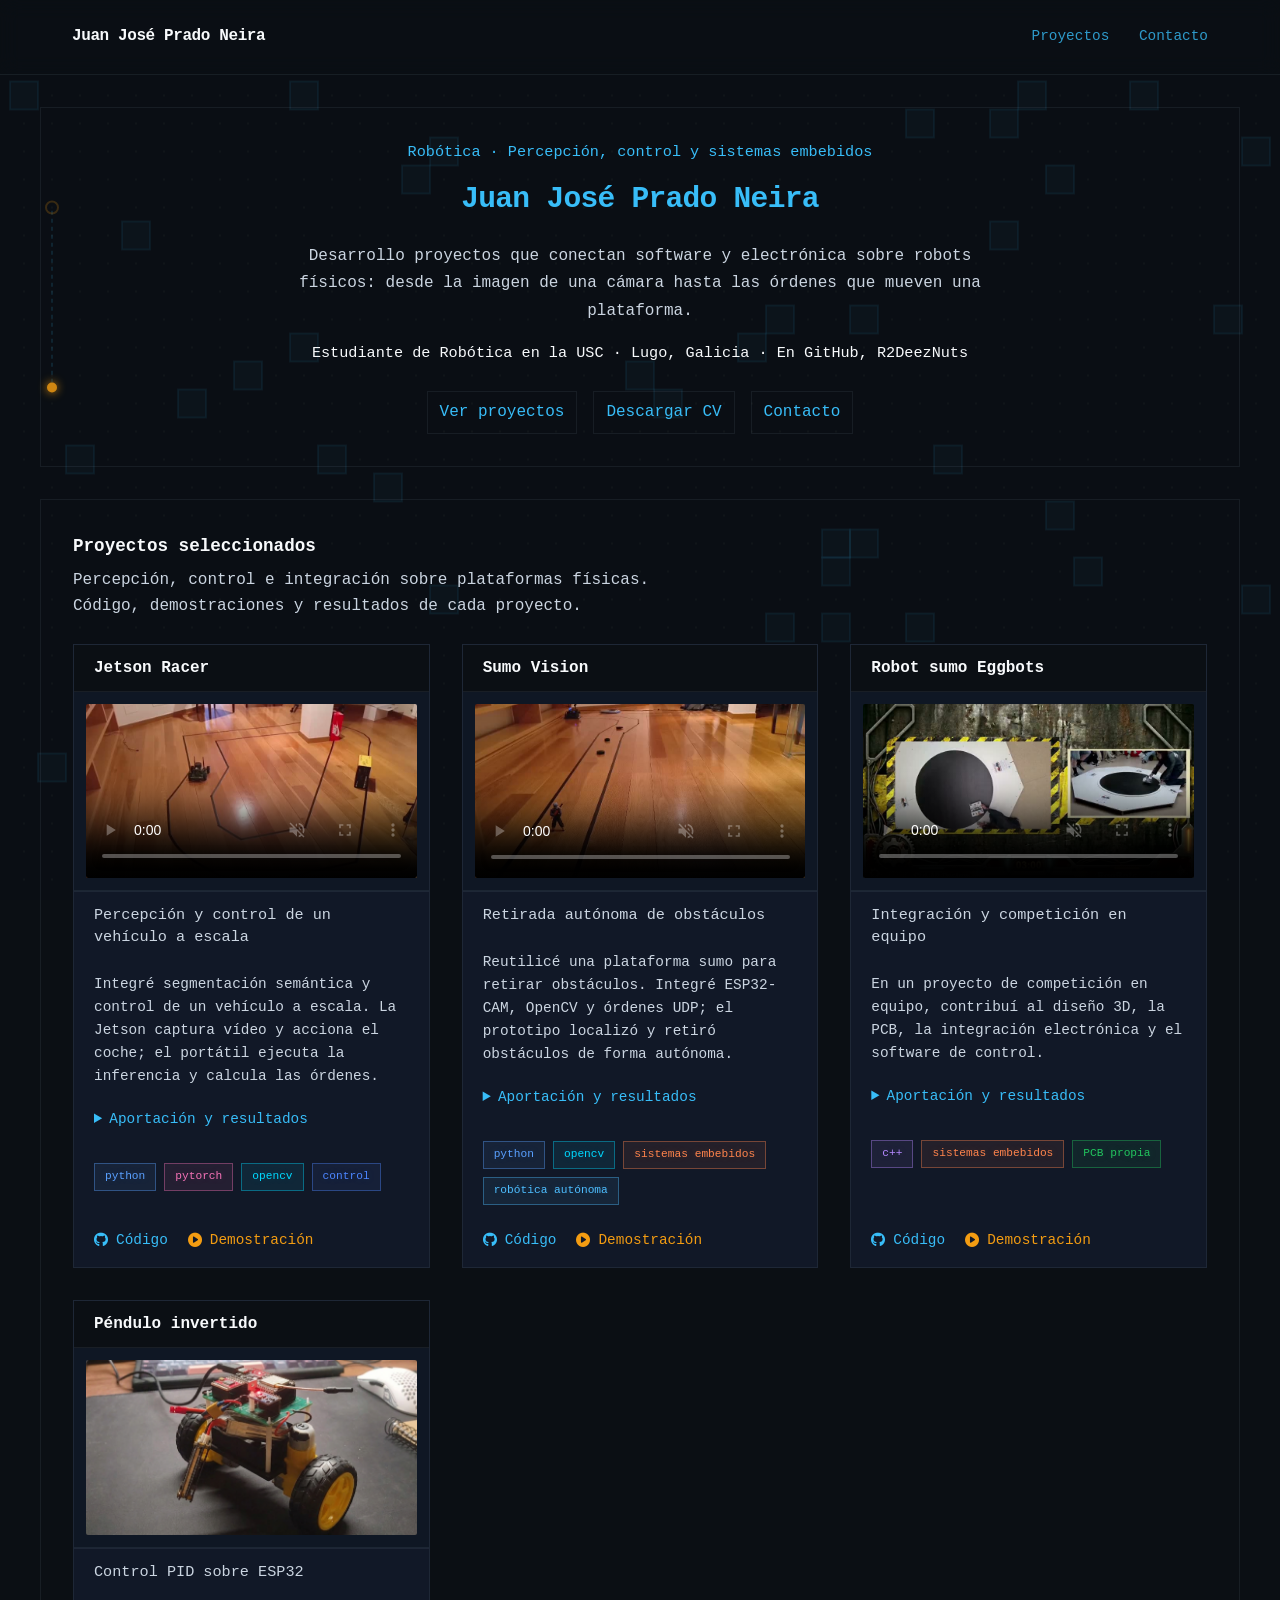
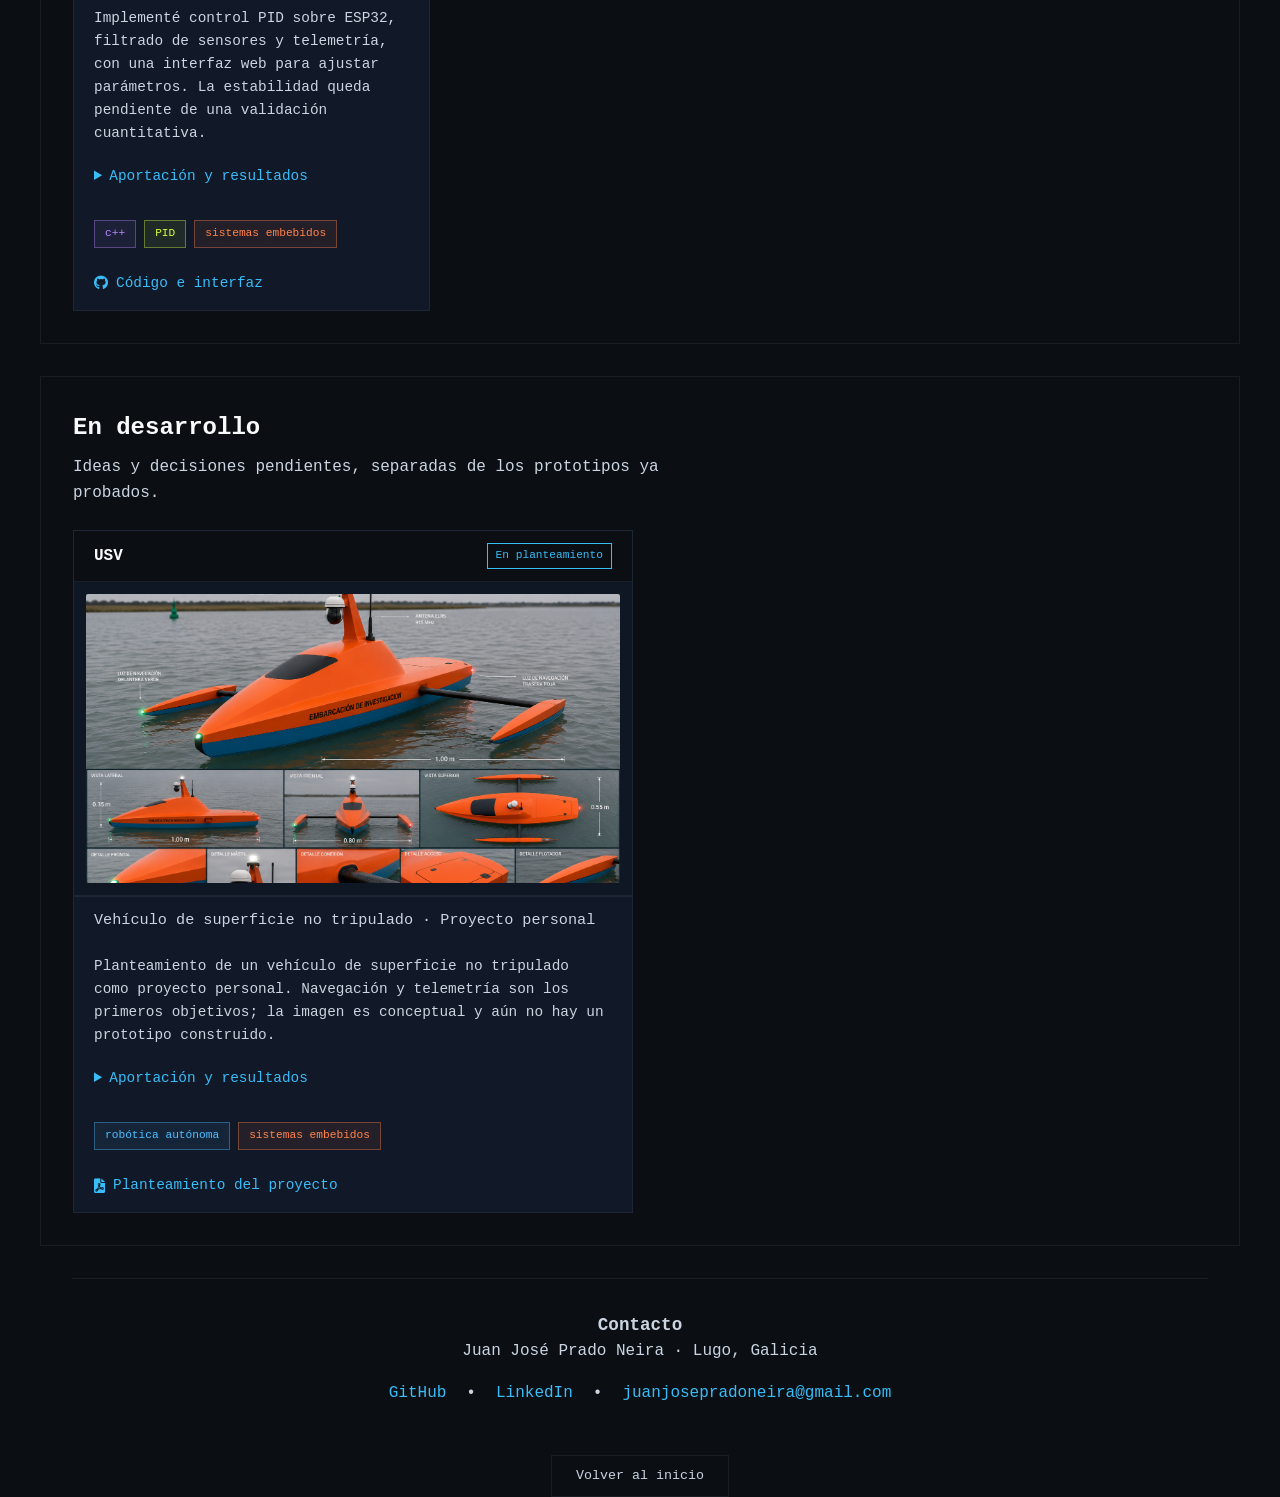
<file: index.html>
<!DOCTYPE html>
<html lang="es">
<head>
    <meta charset="UTF-8">
    <meta name="viewport" content="width=device-width, initial-scale=1.0">
    <meta name="description" content="Portfolio de Juan José Prado Neira: robótica móvil, visión artificial y control.">
    <link rel="canonical" href="https://r2deeznuts.github.io/">
    <meta property="og:type" content="website">
    <meta property="og:title" content="Juan José Prado Neira | Robótica">
    <meta property="og:description" content="Proyectos de Juan José Prado Neira: percepción, control y electrónica integrados en robots físicos.">
    <meta property="og:url" content="https://r2deeznuts.github.io/">
    <meta property="og:image" content="https://r2deeznuts.github.io/img/combate3-poster.jpg">
    <meta name="twitter:card" content="summary_large_image">
    <meta name="twitter:title" content="Juan José Prado Neira | Robótica">
    <meta name="twitter:description" content="Proyectos de Juan José Prado Neira: percepción, control y electrónica integrados en robots físicos.">
    <meta name="twitter:image" content="https://r2deeznuts.github.io/img/combate3-poster.jpg">
    <title>Juan José Prado Neira | Robótica</title>
    <link rel="stylesheet" href="https://cdnjs.cloudflare.com/ajax/libs/font-awesome/6.0.0/css/all.min.css">
    <link rel="stylesheet" href="web.css">
</head>
<body>
    <canvas id="bg-canvas" aria-hidden="true"></canvas>

    <nav>
        <div class="container">
            <span class="logo">Juan José Prado Neira</span>
            <div class="menu">
                <a href="#projects">Proyectos</a>
                <a href="#contact">Contacto</a>
            </div>
        </div>
    </nav>

    <header class="hero container section-panel">
        <p class="eyebrow">Robótica · Percepción, control y sistemas embebidos</p>
        <h1>Juan José Prado Neira</h1>
        <p class="description">Desarrollo proyectos que conectan software y electrónica sobre robots físicos: desde la imagen de una cámara hasta las órdenes que mueven una plataforma.</p>
        <p class="intro-note">Estudiante de Robótica en la USC · Lugo, Galicia · En GitHub, R2DeezNuts</p>
        <div class="hero-links"><a href="#projects">Ver proyectos</a><a href="cv.pdf">Descargar CV</a><a href="#contact">Contacto</a></div>
    </header>

    <main>
        <section class="container section-panel" id="projects" aria-labelledby="projects-title">
            <h2 id="projects-title">Proyectos seleccionados</h2>
            <p class="section-intro">Percepción, control e integración sobre plataformas físicas. Código, demostraciones y resultados de cada proyecto.</p>
            <div class="project-grid" id="project-grid"></div>
        </section>
        <section class="container section-panel" id="in-progress" aria-labelledby="in-progress-title">
            <h2 id="in-progress-title">En desarrollo</h2>
            <p class="section-intro">Ideas y decisiones pendientes, separadas de los prototipos ya probados.</p>
            <div class="project-grid" id="in-progress-grid"></div>
        </section>
    </main>

    <footer class="container" id="contact">
        <hr>
        <h2>Contacto</h2>
        <p>Juan José Prado Neira · Lugo, Galicia</p>
        <div class="social-links">
            <a href="https://github.com/R2DeezNuts" target="_blank" rel="noopener noreferrer">GitHub</a> •
            <a href="https://www.linkedin.com/in/juan-jos%C3%A9-prado-neira-820041252/" target="_blank" rel="noopener noreferrer">LinkedIn</a> •
            <a href="mailto:juanjosepradoneira@gmail.com" class="copy-email" data-copy-email="juanjosepradoneira@gmail.com">juanjosepradoneira@gmail.com</a>
        </div>
        <button id="back-to-top">Volver al inicio</button>
    </footer>

    <div id="toast" class="toast" role="status">Correo copiado</div>

    <script type="module" src="web.js"></script>
</body>
</html>
</file>
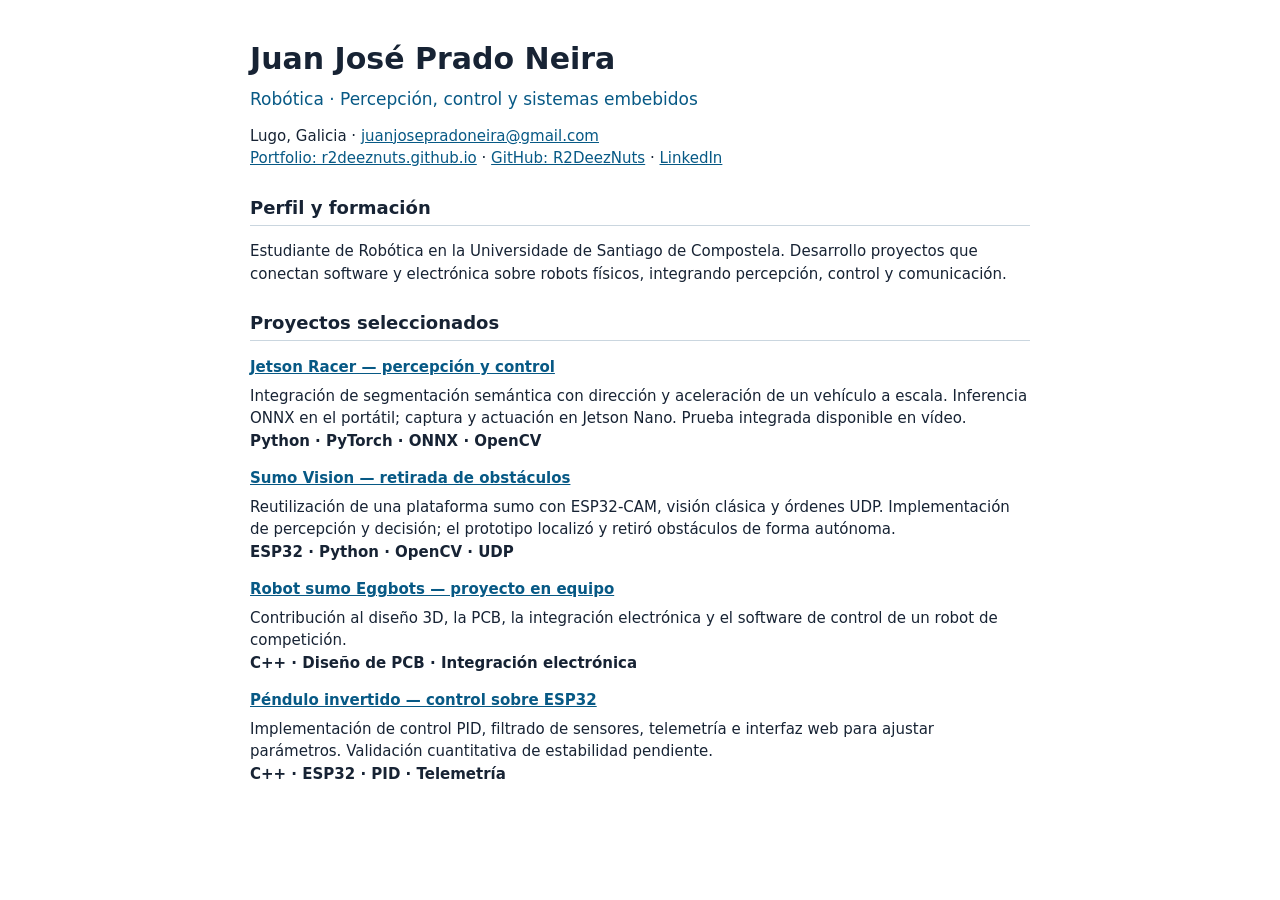
<file: cv.html>
<!doctype html>
<html lang="es">
<head>
<meta charset="utf-8">
<meta name="viewport" content="width=device-width, initial-scale=1">
<title>Juan José Prado Neira — CV</title>
<style>
body { font: 15px/1.5 system-ui, sans-serif; color: #172334; max-width: 780px; margin: 36px auto; padding: 0 24px; }
h1 { font-size: 30px; margin-bottom: 0; }
h2 { font-size: 18px; border-bottom: 1px solid #cad6df; margin-top: 24px; padding-bottom: 4px; }
h3 { font-size: 15px; margin-bottom: 4px; }
p { margin: 6px 0 12px; }
a { color: #075985; }
.role { color: #075985; font-size: 17px; }
@media print { body { margin: 0; padding: 0; font-size: 10pt; } h1 { font-size: 23pt; } h2 { margin-top: 14px; } a { text-decoration: none; } section { break-inside: avoid; } }
</style>
</head>
<body>
<header>
<h1>Juan José Prado Neira</h1>
<p class="role">Robótica · Percepción, control y sistemas embebidos</p>
<p>Lugo, Galicia · <a href="mailto:juanjosepradoneira@gmail.com">juanjosepradoneira@gmail.com</a><br>
<a href="https://r2deeznuts.github.io/">Portfolio: r2deeznuts.github.io</a> · <a href="https://github.com/R2DeezNuts">GitHub: R2DeezNuts</a> · <a href="https://www.linkedin.com/in/juan-jos%C3%A9-prado-neira-820041252/">LinkedIn</a></p>
</header>
<section>
<h2>Perfil y formación</h2>
<p>Estudiante de Robótica en la Universidade de Santiago de Compostela. Desarrollo proyectos que conectan software y electrónica sobre robots físicos, integrando percepción, control y comunicación.</p>
</section>
<section>
<h2>Proyectos seleccionados</h2>
<h3><a href="https://r2deeznuts.github.io/#jetson-racer">Jetson Racer — percepción y control</a></h3>
<p>Integración de segmentación semántica con dirección y aceleración de un vehículo a escala. Inferencia ONNX en el portátil; captura y actuación en Jetson Nano. Prueba integrada disponible en vídeo.<br><strong>Python · PyTorch · ONNX · OpenCV</strong></p>
<h3><a href="https://r2deeznuts.github.io/#sumo-vision">Sumo Vision — retirada de obstáculos</a></h3>
<p>Reutilización de una plataforma sumo con ESP32-CAM, visión clásica y órdenes UDP. Implementación de percepción y decisión; el prototipo localizó y retiró obstáculos de forma autónoma.<br><strong>ESP32 · Python · OpenCV · UDP</strong></p>
<h3><a href="https://r2deeznuts.github.io/#eggbots">Robot sumo Eggbots — proyecto en equipo</a></h3>
<p>Contribución al diseño 3D, la PCB, la integración electrónica y el software de control de un robot de competición.<br><strong>C++ · Diseño de PCB · Integración electrónica</strong></p>
<h3><a href="https://r2deeznuts.github.io/#pendulo-invertido">Péndulo invertido — control sobre ESP32</a></h3>
<p>Implementación de control PID, filtrado de sensores, telemetría e interfaz web para ajustar parámetros. Validación cuantitativa de estabilidad pendiente.<br><strong>C++ · ESP32 · PID · Telemetría</strong></p>
</section>
</body>
</html>
</file>
<file: web.css>
/* --- DYNAMIC BACKGROUND --- */
#bg-canvas {
    position: fixed;
    top: 0;
    left: 0;
    z-index: -1;
    background: #0b0f14;
}

/* --- SHARED VARIABLES --- */
:root {
    --text-color: #f8fafc;
    --accent-color: #38bdf8;
    --wip-color: #f39c12;
    --card-bg: #111827;
    --border-color: rgba(148, 163, 184, 0.1);
    --neon-rgb: 0, 255, 200; /* bright cyan-green neon */
    --header-bg: #0b0f14;
    --content-bg: #0f1724;
    --font-main: ui-monospace, SFMono-Regular, Menlo, Monaco, Consolas, 'Liberation Mono', 'Courier New', monospace;
}

/* --- RESET & BASE --- */
* {
    box-sizing: border-box;
    margin: 0;
    padding: 0;
}

body {
    color: var(--text-color);
    font-family: var(--font-main);
    line-height: 1.6;
    overflow-x: hidden;
    background-color: #0b0f14;
}

.container {
    max-width: 1200px;
    margin: 0 auto;
    padding: 0 clamp(1rem, 4vw, 2rem);
}

/* --- NAVIGATION --- */
nav {
    border-bottom: 1px solid var(--border-color);
    padding: 1.5rem 0;
    background: rgba(11, 15, 20, 0.8);
    backdrop-filter: blur(10px);
    position: sticky;
    top: 0;
    z-index: 100;
}

nav .container {
    display: flex;
    justify-content: space-between;
    align-items: center;
}

.logo {
    font-weight: bold;
    letter-spacing: -0.025em;
}

.menu a {
    margin-left: 20px;
    font-size: 0.9rem;
    opacity: 0.8;
    color: var(--accent-color);
    text-decoration: none;
}

.menu a:hover {
    opacity: 1;
}
.menu a:focus-visible,
.project-links a:focus-visible,
.social-links a:focus-visible,
#back-to-top:focus-visible {
    outline: 2px solid var(--accent-color);
    outline-offset: 4px;
}

/* --- HERO SECTION --- */
.hero {
    padding: 2.5rem 2rem;
    display: flex;
    flex-direction: column;
    align-items: center;
    text-align: center;
}

.hero h1 {
    font-size: clamp(1.4rem, 2.5vw, 1.85rem);
    color: var(--accent-color);
    text-shadow: none;
    margin-bottom: 1.25rem;
    letter-spacing: -0.025em;
}

.description {
    color: #cbd5e1;
    max-width: 600px;
    font-size: 1.1rem;
}

/* --- PROJECT GRID --- */
.project-grid {
    display: grid;
    grid-template-columns: repeat(auto-fit, minmax(min(100%, 320px), 1fr));
    gap: 2rem;
    margin-bottom: 5rem;
}

.project-card {
    scroll-margin-top: 8rem;
    background: var(--card-bg);
    border: 1px solid var(--border-color);
    padding: 0;
    display: flex;
    flex-direction: column;
    overflow: hidden;
    transition: box-shadow 0.18s ease, border-color 0.3s;
}

.project-card:hover {
    /* Brighter neon halo, thinner (near 1/3 of previous) and symmetric */
    transform: none;
    box-shadow: 0 0 0 1px rgba(var(--neon-rgb), 0.32), 0 0 5px rgba(var(--neon-rgb), 0.16);
}

/* Card media (images/videos) */
.project-media {
    width: 100%;
    height: 100%;
    display: block;
    background-color: #000;
    border-radius: 2px;
    object-fit: cover;
    transition: transform 0.22s ease, box-shadow 0.22s ease, border-color 0.22s ease;
}

.project-header {
    margin: 0;
    padding: 0.75rem 1.25rem;
    background: var(--header-bg);
    border-bottom: 1px solid var(--border-color);
}

.project-header h3 {
    font-size: 1rem;
    font-weight: 600;
    line-height: 1.4;
    margin: 0;
    color: var(--text-color);
}

/* MEDIA / CONTENT BACKGROUND (middle tone) */
.video-preview,
.image-preview {
    display: block;
    background: var(--content-bg);
    padding: 0.75rem;
    aspect-ratio: 16 / 9;
    border-bottom: 1px solid var(--border-color);
}

.video-preview {
    overflow: hidden;
    border-radius: 0;
    position: relative;
}

.image-preview {
    overflow: hidden;
}

.video-preview .project-media {
    width: 100%;
    height: 100%;
    display: block;
    border-radius: 2px;
    object-fit: cover;
}

.image-preview .project-image {
    width: 100%;
    height: 100%;
    display: block;
    border-radius: 2px;
    object-fit: cover;
    object-position: center;
}

/* TEXT AREA (lightest tone = current card background) */
.project-subtitle,
.project-card p,
.tech-stack,
.project-links {
    padding: 0.75rem 1.25rem;
    margin: 0;
    background: transparent;
}

.project-subtitle {
    color: #cbd5e1;
    font-size: 0.95rem;
    margin: 0;
    padding: 0.75rem 1.25rem;
    border-top: 1px solid var(--border-color);
    line-height: 1.45;
}

/* Clickable video preview linking to external video */
.video-preview .project-media {
    cursor: pointer;
    border-radius: 2px;
}
/* Hover & focus styles to indicate clickability */
.video-preview:hover .project-media {
    /* Keep the neon halo on the video itself so divider lines stay unchanged. */
    box-shadow: 0 0 0 1px rgba(var(--neon-rgb), 0.36), 0 0 5px rgba(var(--neon-rgb), 0.18);
}
.video-preview:focus-visible {
    outline: 3px solid rgba(56,189,248,0.12);
    outline-offset: 3px;
}

video.project-media {
    object-fit: cover;
}

.project-card p {
    color: #cbd5e1;
    font-size: 0.9rem;
    margin: 0;
    padding: 0.75rem 1.25rem;
}

.tech-stack {
    display: flex;
    flex-wrap: wrap;
    gap: 8px;
    margin: 0;
    padding: 0.75rem 1.25rem;
}

.tech-tag {
    --tag-rgb: 56, 189, 248;
    font-size: 0.7rem;
    padding: 4px 10px;
    background: rgba(var(--tag-rgb), 0.08);
    border: 1px solid rgba(var(--tag-rgb), 0.38);
    color: rgb(var(--tag-rgb));
    box-shadow: none;
    text-shadow: 0 0 8px rgba(var(--tag-rgb), 0.18);
}

/* Project buttons and links */
.project-links {
    margin: 0;
    padding: 0.75rem 1.25rem;
    display: flex;
    gap: 20px;
}

.project-links a {
    color: var(--accent-color);
    text-decoration: none;
    border-bottom: 1px solid transparent;
    padding-bottom: 2px;
    transition: 0.3s;
    font-size: 0.9rem;
    display: flex;
    align-items: center;
    gap: 8px;
    text-transform: none; /* Thavlik style */
}

.project-links a:hover {
    border-bottom: 1px solid var(--text-color);
    color: var(--text-color);
}

/* Special color for the video button */
.video-link {
    color: var(--wip-color) !important;
}

/* --- FOOTER & EXTRAS --- */
footer {
    padding: 4rem 0;
    text-align: center;
    color: #cbd5e1;
}

footer hr {
    border: 0;
    border-top: 1px solid var(--border-color);
    margin-bottom: 2rem;
}

.social-links {
    margin: 1rem 0;
    display: flex;
    justify-content: center;
    gap: 20px;
}

.social-links a, .copy-email {
    color: var(--accent-color);
    text-decoration: none;
    cursor: pointer;
    transition: 0.3s;
    text-transform: none;
}

.social-links a:hover, .copy-email:hover {
    color: var(--text-color);
}

#back-to-top {
    margin-top: 2rem;
    background: transparent;
    border: 1px solid var(--border-color);
    color: #cbd5e1;
    padding: 0.8rem 1.5rem;
    cursor: pointer;
    font-family: var(--font-main);
    transition: 0.3s;
    text-transform: none;
}

#back-to-top:hover {
    border-color: var(--accent-color);
    color: var(--accent-color);
    transform: translateY(-2px);
}

/* --- TOAST NOTIFICATION --- */
.toast {
    visibility: hidden;
    background: #1a1a1a;
    color: var(--accent-color);
    border: 1px solid var(--accent-color);
    padding: 1rem;
    position: fixed;
    bottom: 20px;
    left: 50%;
    transform: translateX(-50%);
    opacity: 0;
    transition: 0.4s;
    z-index: 1000;
}

.toast.show {
    visibility: visible;
    opacity: 1;
}

@media (max-width: 520px) {
    nav .container,
    .social-links {
        gap: 0.75rem;
    }

    nav .container {
        flex-wrap: wrap;
    }

    .menu a {
        margin-left: 0.75rem;
    }

    .hero {
        padding: 2rem 1rem;
    }
}

@media (prefers-reduced-motion: reduce) {
    *,
    *::before,
    *::after {
        animation-duration: 0.01ms !important;
        animation-iteration-count: 1 !important;
        scroll-behavior: auto !important;
        transition-duration: 0.01ms !important;
    }
}

#bg-canvas { opacity: 0.85; pointer-events: none; }
.description { max-width: 720px; font-size: 1rem; line-height: 1.7; }
.intro-note { max-width: 760px; margin-top: 1rem; font-size: 0.95rem; line-height: 1.7; }
.project-header { display: flex; align-items: center; justify-content: space-between; flex-wrap: wrap; gap: 0.5rem; }
.project-status { padding: 0.25rem 0.5rem; border: 1px solid var(--accent-color); color: var(--accent-color); font-size: 0.7rem; line-height: 1.4; }
#projects > h2, footer h2 { font-size: 1.1rem; font-weight: 600; }
#projects, #contact { scroll-margin-top: 8rem; }
.project-links { margin-top: auto; flex-wrap: wrap; }
.social-links { flex-wrap: wrap; overflow-wrap: anywhere; }
@media (max-width: 520px) { .logo { font-size: .9rem; } }

/* Recuadros independientes para presentación y proyectos. */
.section-panel {
    width: min(1200px, calc(100% - 2rem));
    margin: 2rem auto;
    padding: clamp(1rem, 3vw, 2rem);
    border: 1px solid var(--border-color);
    background: transparent;
}
.section-panel .project-grid { margin-bottom: 0; }

.eyebrow { color: var(--accent-color); font-size: 0.95rem; margin-bottom: 0.75rem; }
.hero-links { display: flex; flex-wrap: wrap; justify-content: center; gap: 1rem; margin-top: 1.5rem; }
.hero-links a { color: var(--accent-color); padding: 0.5rem 0.75rem; border: 1px solid var(--border-color); text-decoration: none; }
a:focus-visible, summary:focus-visible { outline: 2px solid var(--accent-color); outline-offset: 4px; }
.section-intro { color: #cbd5e1; margin: 0.5rem 0 1.5rem; max-width: 65ch; }
.project-card details { padding: 0 1.25rem 0.75rem; color: #cbd5e1; font-size: 0.9rem; }
.project-card summary { color: var(--accent-color); cursor: pointer; padding: 0.5rem 0; }
.project-card details p { padding: 0.5rem 0; }
#in-progress-grid { max-width: 560px; }
#in-progress { scroll-margin-top: 8rem; }
</file>
